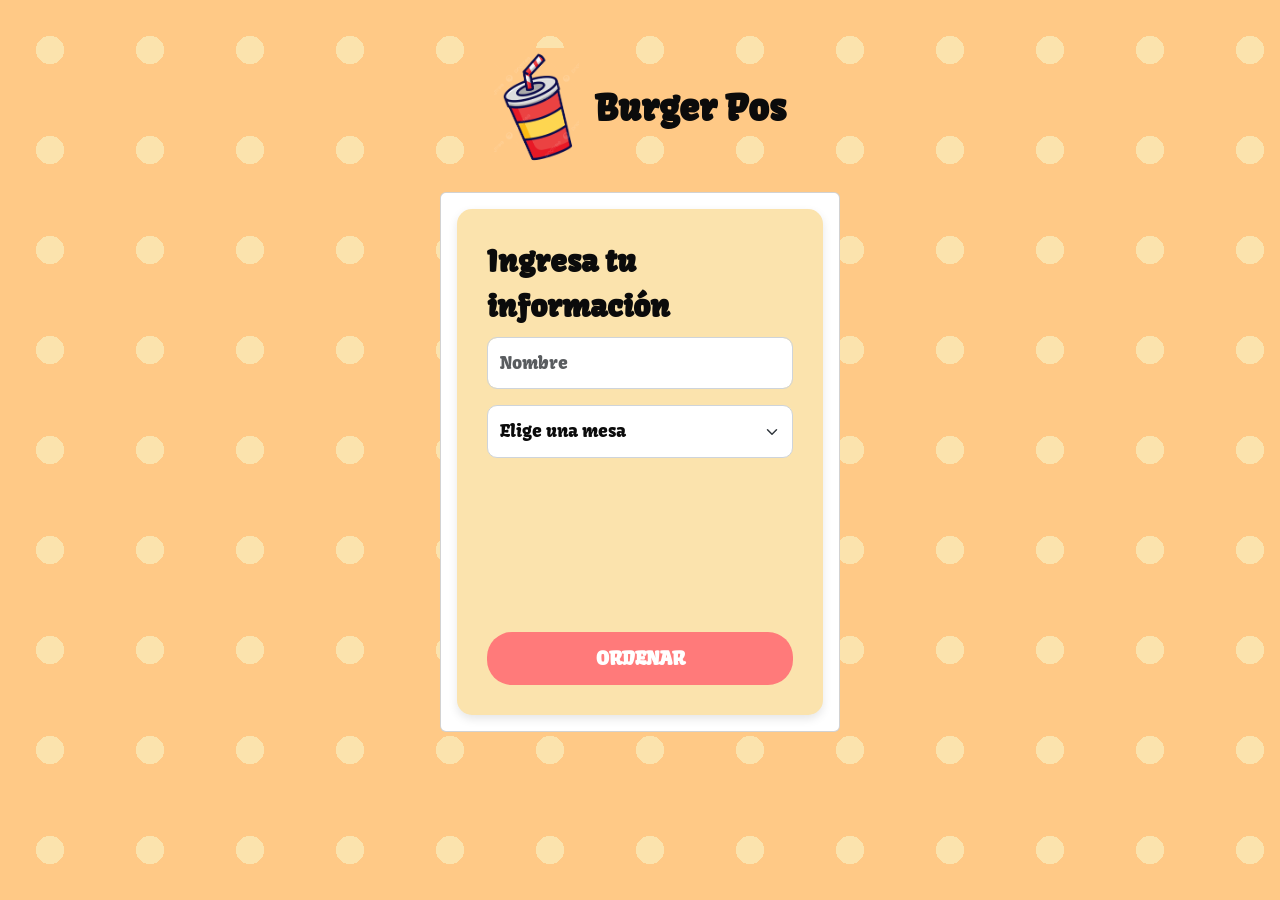
<file: index.html>
<!DOCTYPE html>
<html lang="es">
<head>
  <meta charset="UTF-8" />
  <meta name="viewport" content="width=device-width, initial-scale=1" />
  <title>Bienvenido</title>
  <link href="https://cdn.jsdelivr.net/npm/bootstrap@5.3.3/dist/css/bootstrap.min.css" rel="stylesheet" />
<link rel="stylesheet" href="src/App.css" /></head>
<body class="container py-5">

  
  <div class="d-flex align-items-center justify-content-center mb-4 titulo">
    <img src="img/logo.png" alt="Logo" class="logo-soda" />
    <h1 class="m-0">Burger Pos</h1>
  </div>

  <div class="card mx-auto" style="max-width: 400px;">
    <div class="card-body">
      <form onsubmit="return validarFormulario()">
        <div class="mb-3">
          <label for="nombre" class="form-label">Ingresa tu información</label>
          <input type="text" class="form-control" id="nombre" placeholder="Nombre">
        </div>
        <div class="mb-3">
          <select class="form-select" id="mesa">
            <option selected disabled value="">Elige una mesa</option>
            <option value="1">Mesa 1</option>
            <option value="2">Mesa 2</option>
            <option value="3">Mesa 3</option>
            <option value="4">Mesa 4</option>
          </select>
        </div>
        <div class="d-grid">
          <button type="submit" class="btn btn-primary">ORDENAR</button>
        </div>
      </form>
 </div>

  <script src="/src/assets/js/script.js"></script>
    <script src="src/assets/js/ind.js"></script>

</body>
</html>
</file>
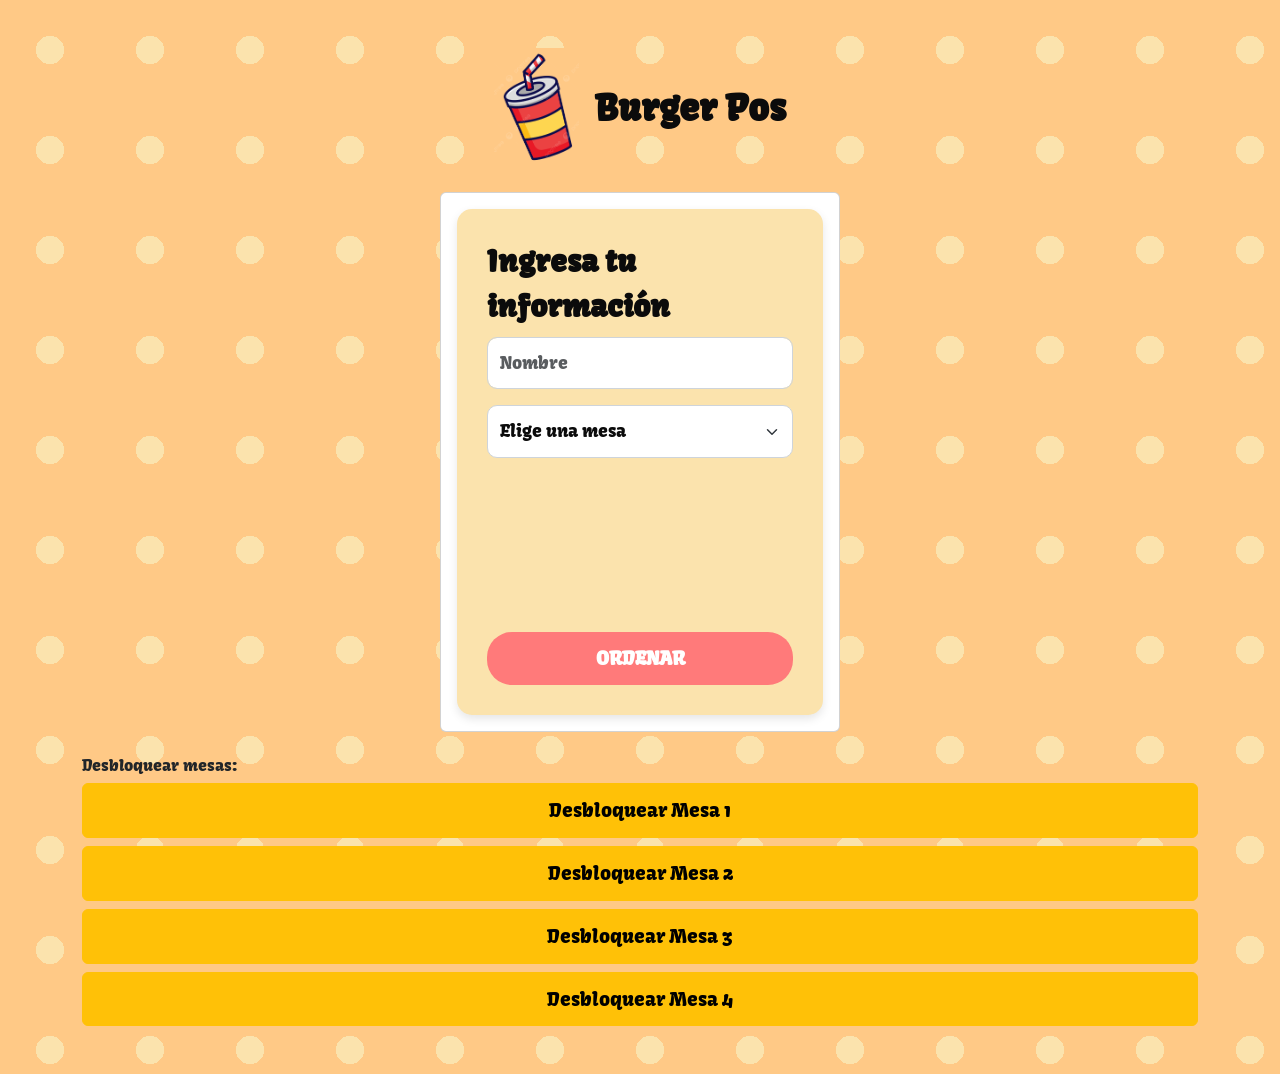
<file: h.html>
<!DOCTYPE html>
<html lang="es">
<head>
  <meta charset="UTF-8" />
  <meta name="viewport" content="width=device-width, initial-scale=1" />
  <title>Bienvenido</title>
  <link href="https://cdn.jsdelivr.net/npm/bootstrap@5.3.3/dist/css/bootstrap.min.css" rel="stylesheet" />
  <link rel="stylesheet" href="src/App.css" />
</head>
<body class="container py-5">
<div class="d-flex align-items-center justify-content-center mb-4 titulo">
  <img src="img/logo.png" alt="Logo" class="logo-soda" />
  <h1 class="m-0">Burger Pos</h1>
</div>

  <div class="card mx-auto" style="max-width: 400px;">
    <div class="card-body">
      <form onsubmit="return validarFormulario()">
        <div class="mb-3">
          <label for="nombre" class="form-label">Ingresa tu información</label>
          <input type="text" class="form-control" id="nombre" placeholder="Nombre">
        </div>
        <div class="mb-3">
          <select class="form-select" id="mesa">
            <option selected disabled value="">Elige una mesa</option>
            <option value="1">Mesa 1</option>
            <option value="2">Mesa 2</option>
            <option value="3">Mesa 3</option>
            <option value="4">Mesa 4</option>
          </select>
        </div>
        <div class="d-grid">
          <button type="submit" class="btn btn-primary">ORDENAR</button>
        </div>
      </form>
    </div>
  </div>

      <script>
    function validarFormulario() {
      const nombre = document.getElementById("nombre").value.trim();
      const mesa = document.getElementById("mesa").value;
      if (!nombre) { alert("Por favor, ingresa tu nombre."); return false; }
      if (!mesa) { alert("Por favor, selecciona una mesa."); return false; }
      localStorage.setItem("usuario", nombre);
      localStorage.setItem("mesa", mesa);
      window.location.href = "menu.html";
      return false;
    }
  </script>

        <!-- Botones para liberar mesas individualmente -->
      <div class="mt-4">
        <h6>Desbloquear mesas:</h6>
        <div class="d-grid gap-2">
          <button class="btn btn-warning" onclick="liberarMesa('1')">Desbloquear Mesa 1</button>
          <button class="btn btn-warning" onclick="liberarMesa('2')">Desbloquear Mesa 2</button>
          <button class="btn btn-warning" onclick="liberarMesa('3')">Desbloquear Mesa 3</button>
          <button class="btn btn-warning" onclick="liberarMesa('4')">Desbloquear Mesa 4</button>
        </div>
      </div>
  </body>
</html>
</file>
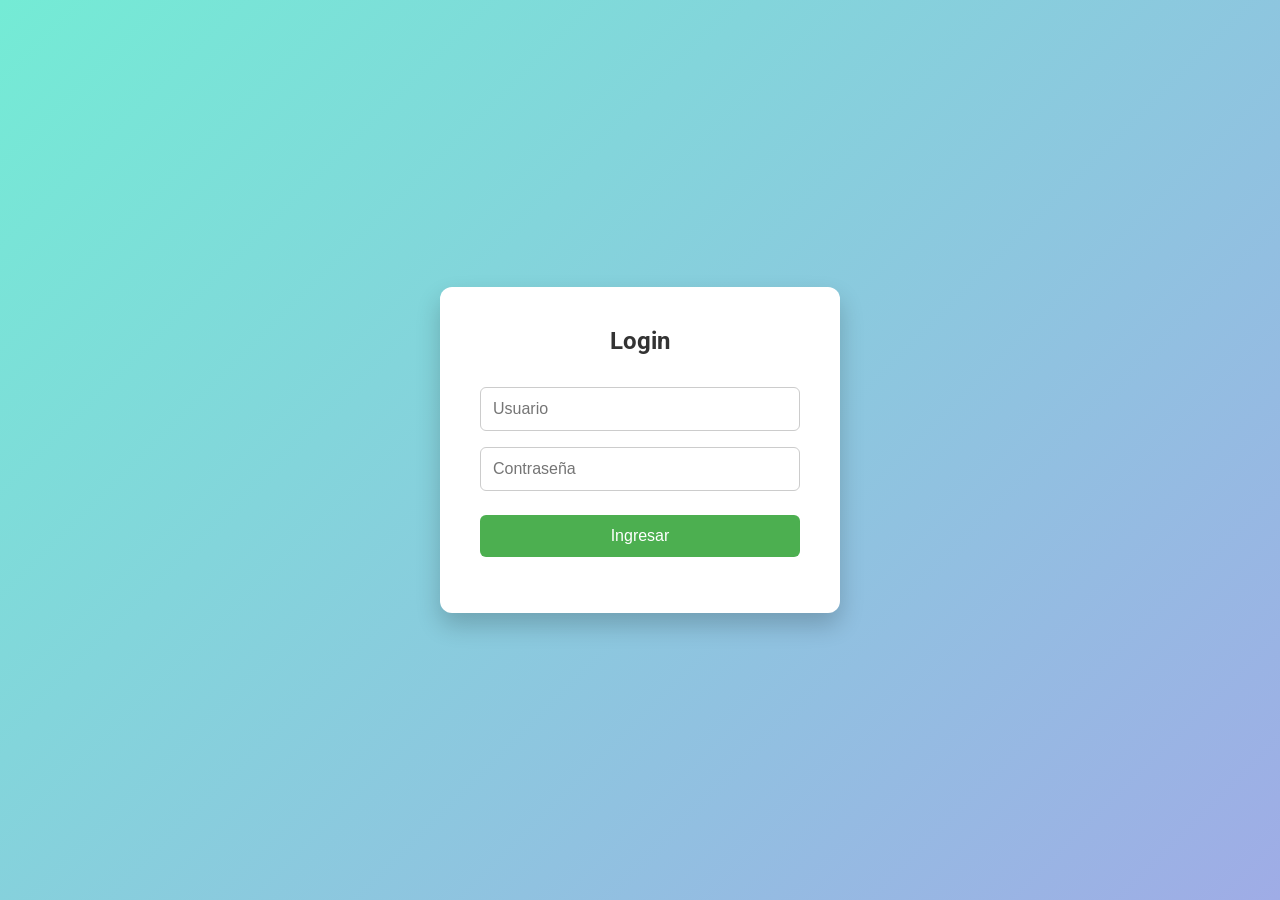
<file: login.html>
<!DOCTYPE html>
<html lang="es">
<head>
  <meta charset="UTF-8">
  <title>Login Mesero</title>
  <link href="https://fonts.googleapis.com/css2?family=Roboto:wght@400;700&display=swap" rel="stylesheet">
<link rel="stylesheet" href="src/css/login.css" /></head>

</head>
<body>
  <div class="login-container">
    <h2>Login</h2>
    <input type="text" id="usuario" placeholder="Usuario" required>
    <input type="password" id="contrasena" placeholder="Contraseña" required>
    <button onclick="iniciarSesion()">Ingresar</button>
    <p id="mensajeError" class="error"></p>
  </div>

  <script src="src/assets/js/login.js"></script>

</body>
</html>
</file>
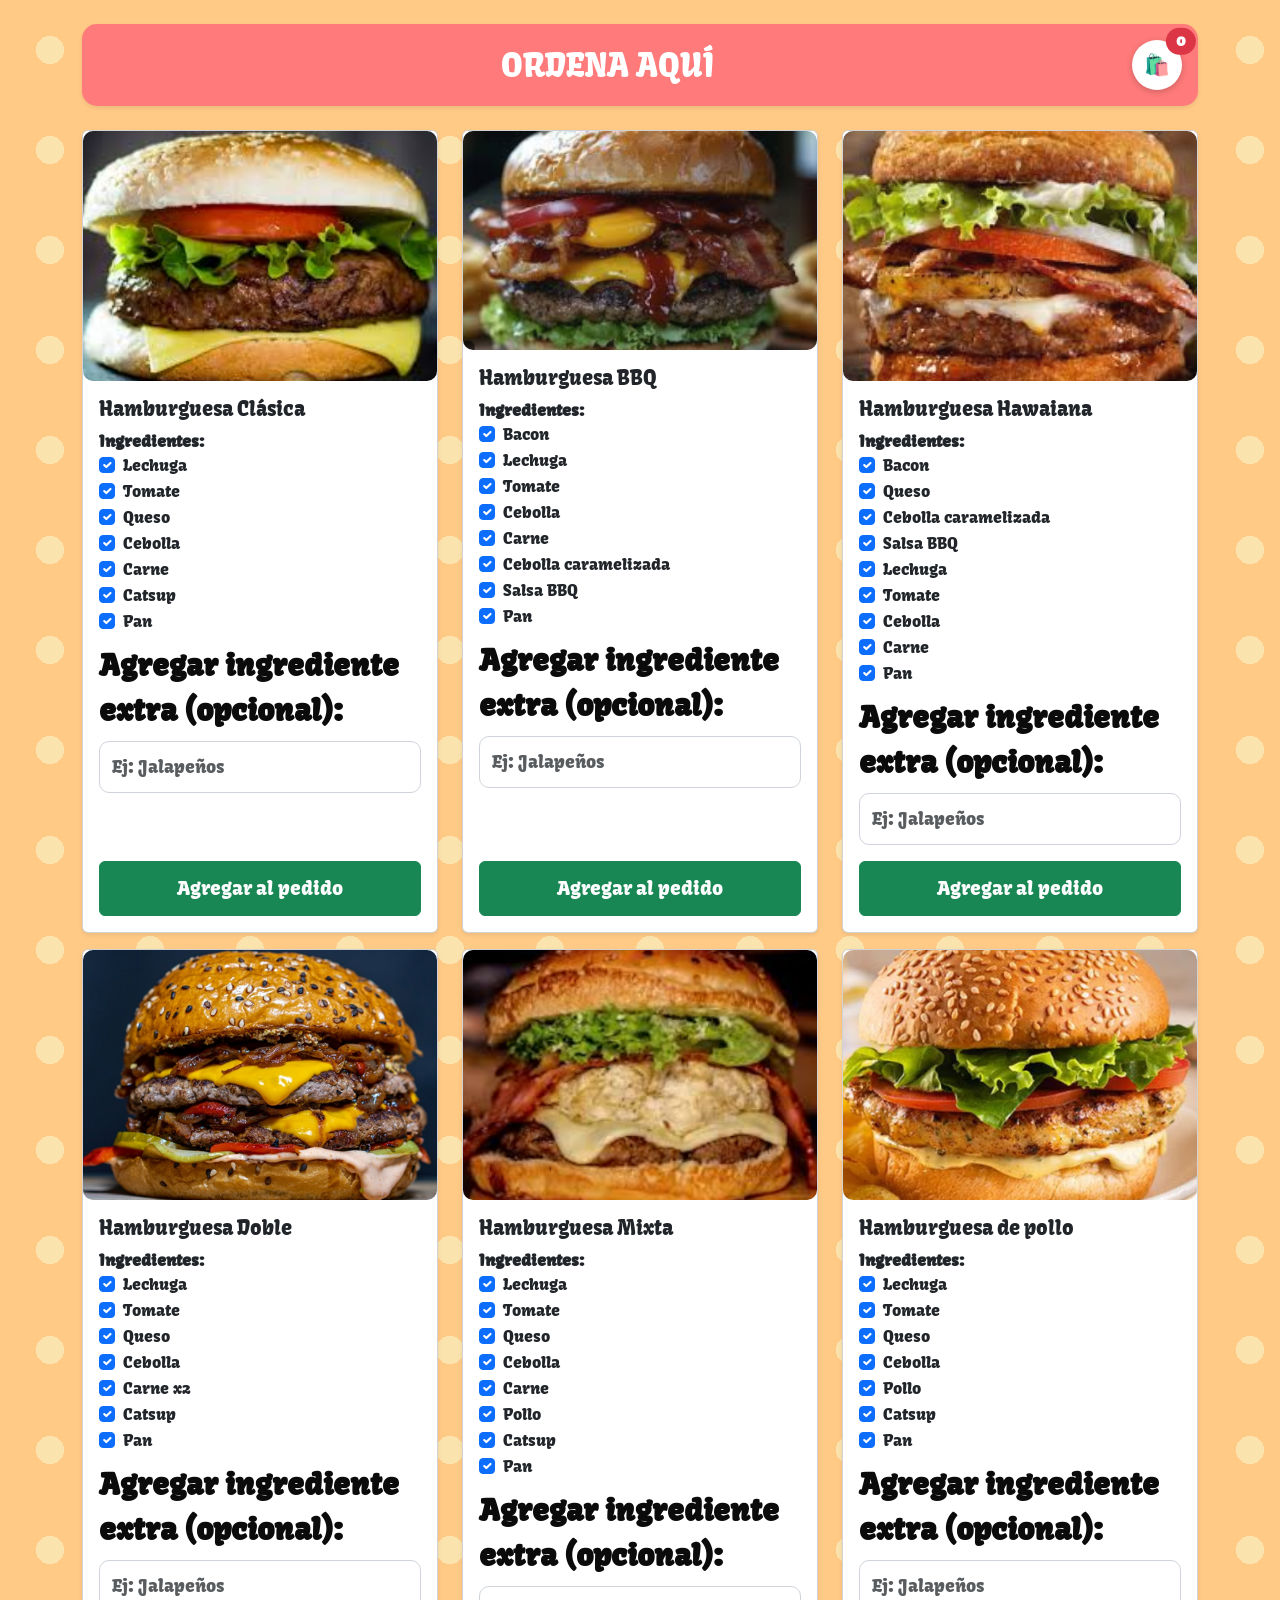
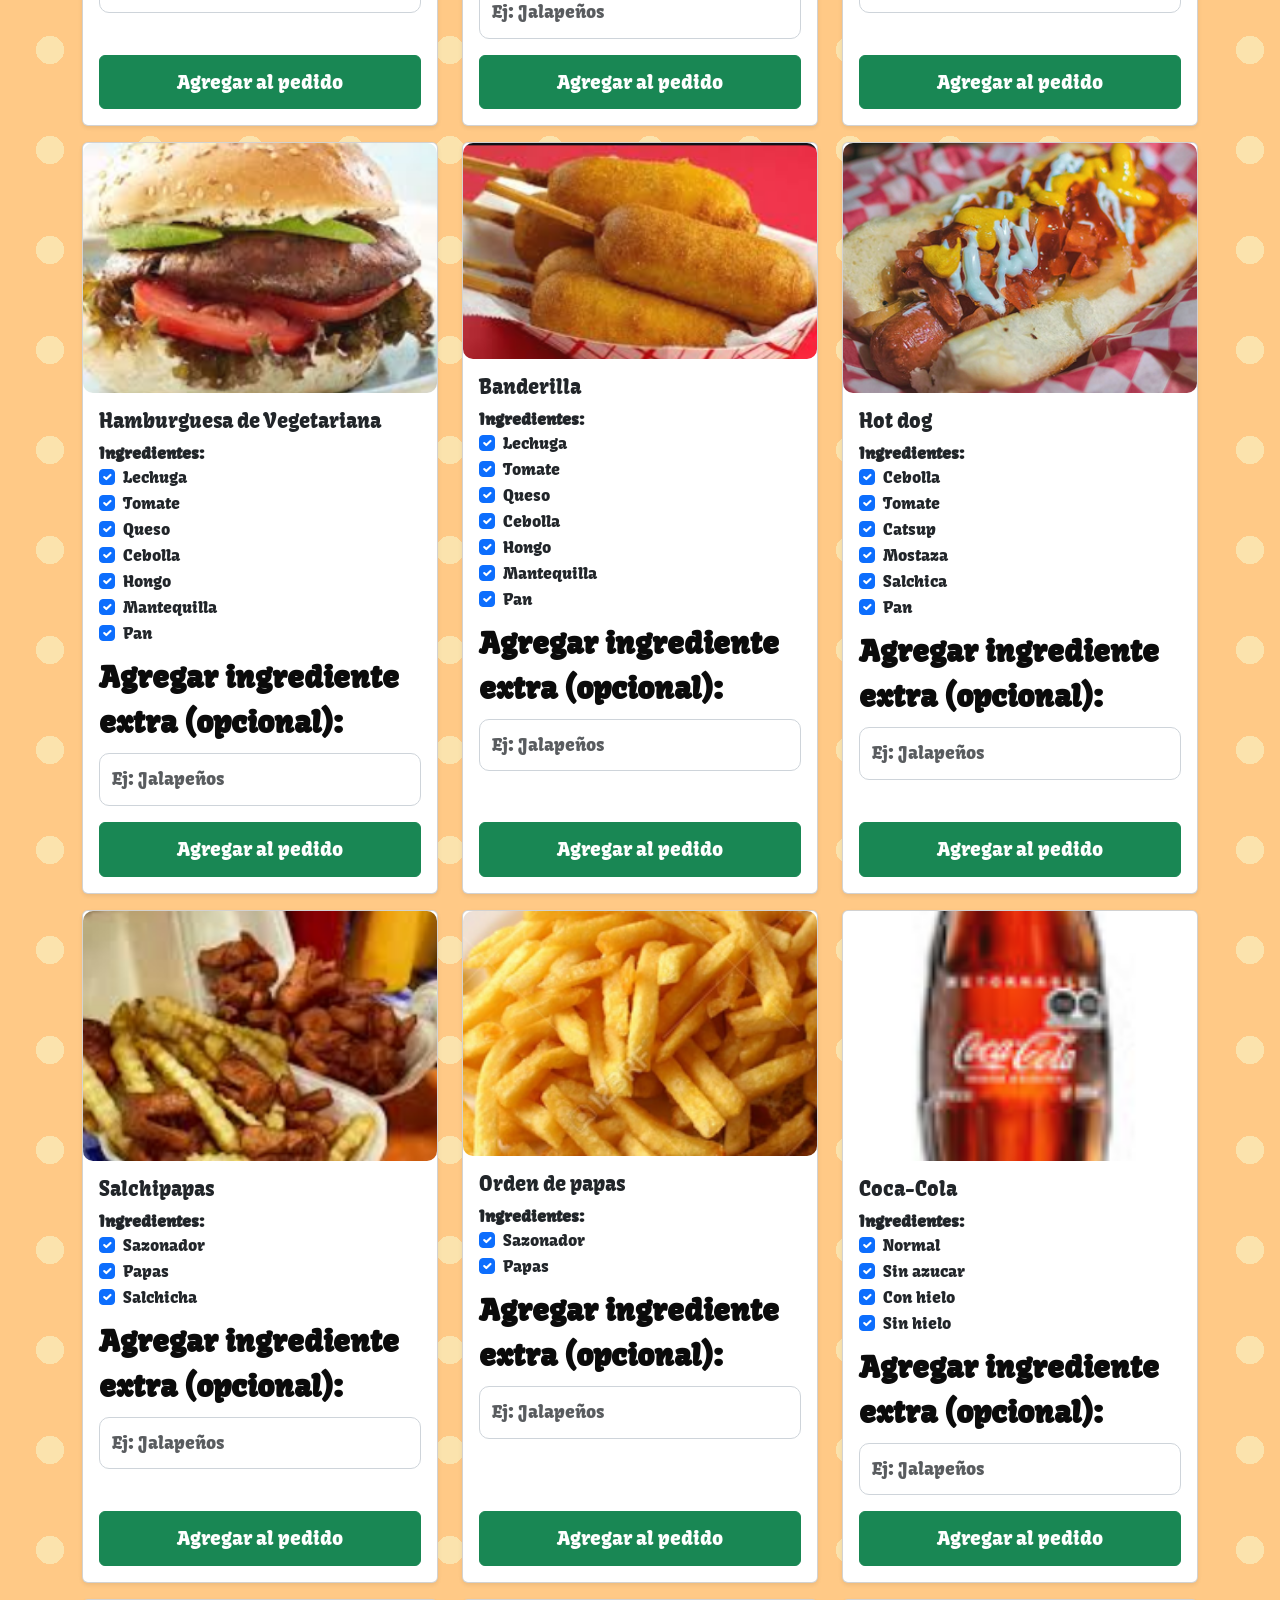
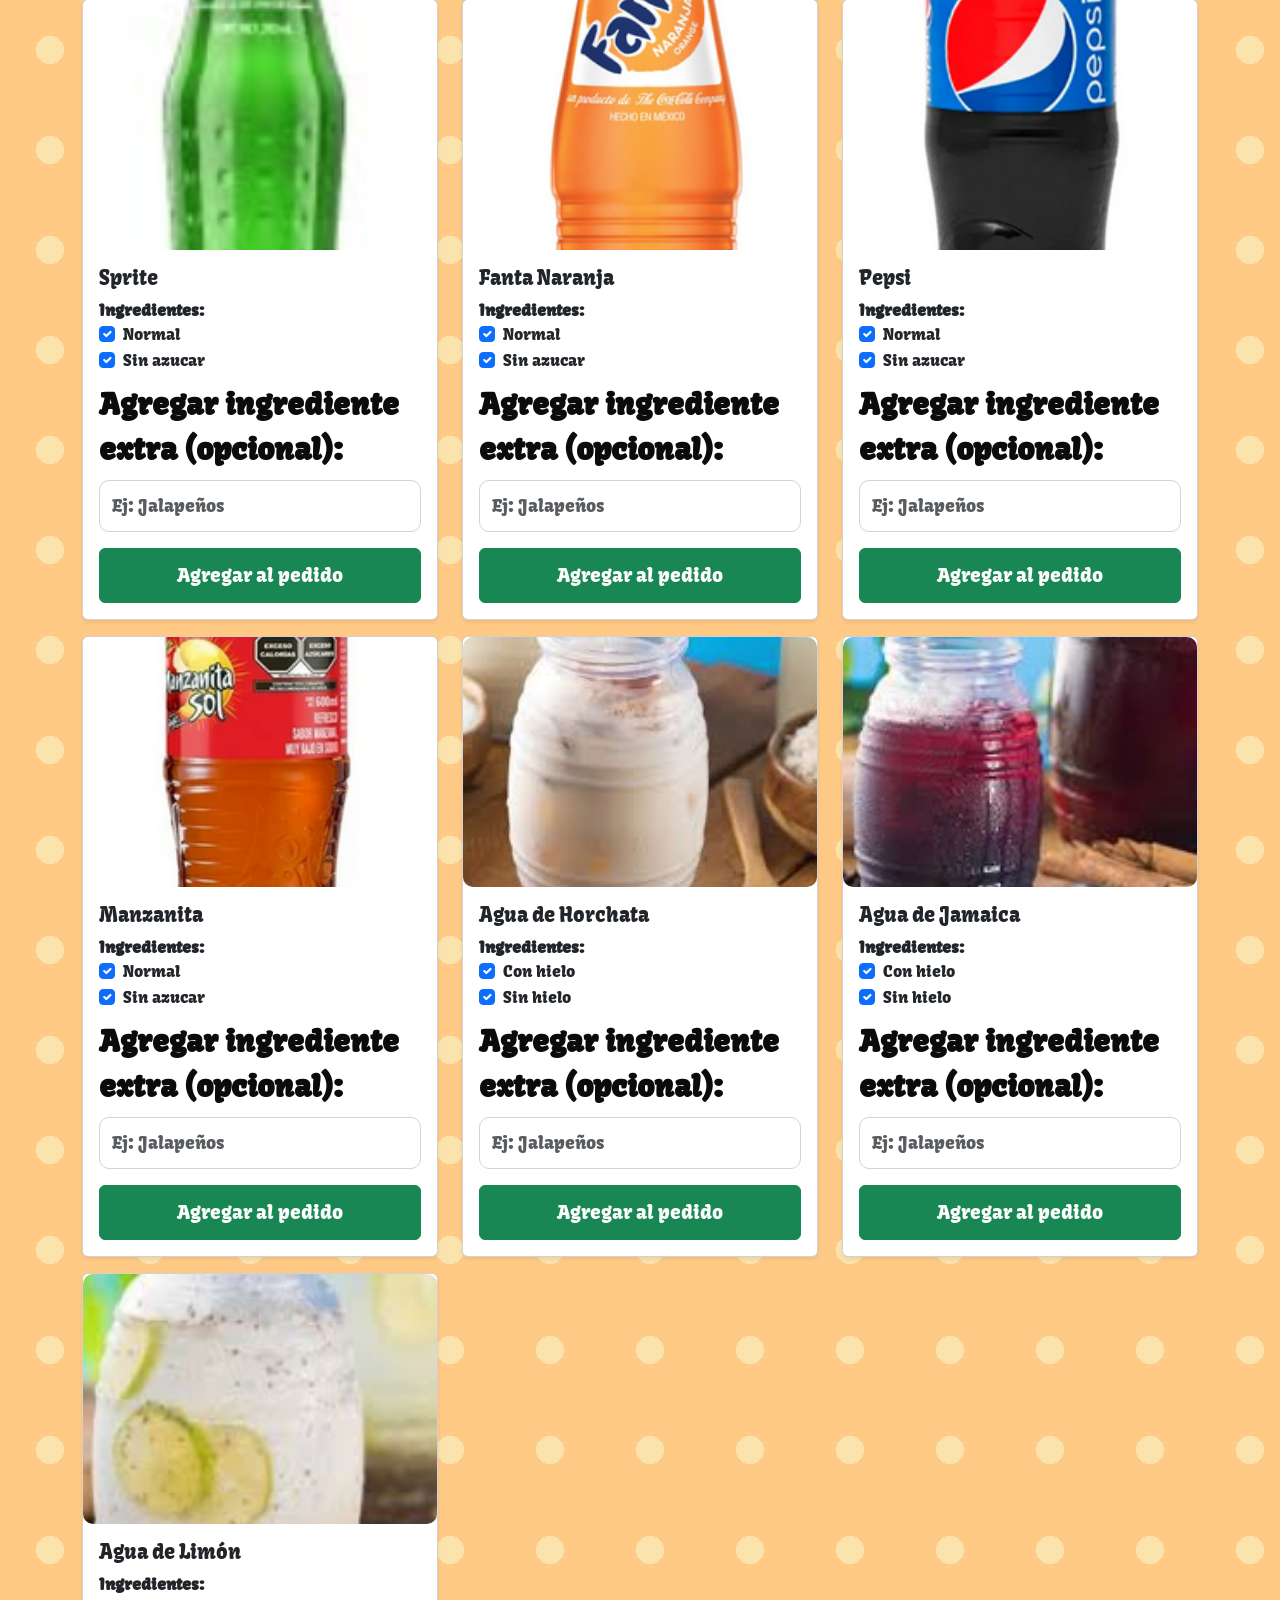
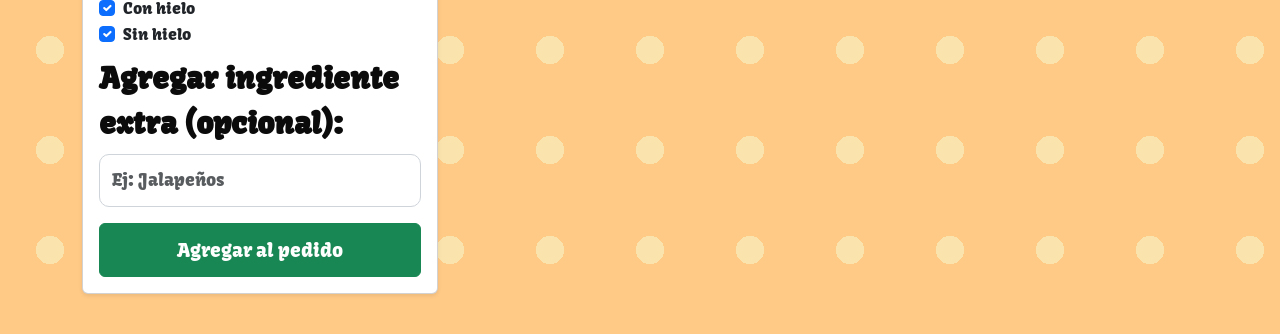
<file: menu.html>
<!DOCTYPE html>
<html lang="es">
<head>
  <meta charset="UTF-8" />
  <meta name="viewport" content="width=device-width, initial-scale=1" />
  <title>Menú</title>
  <link href="https://cdn.jsdelivr.net/npm/bootstrap@5.3.3/dist/css/bootstrap.min.css" rel="stylesheet" />
  <link rel="stylesheet" href="src/App.css" />

</head>
<body class="container py-4">
    


  <nav class="navbar custom-navbar mb-4 p-3 shadow-sm d-flex align-items-center">
  <h2 class="navbar-title mb-0 mx-auto">ORDENA AQUÍ</h2>
  <div id="saludoUsuario" class="navbar-text ms-auto"></div>
  <button class="btn position-relative ms-3" data-bs-toggle="modal" data-bs-target="#modalOrden">
    🛍️
    <span id="contadorOrden" class="badge bg-danger rounded-pill position-absolute top-0 start-100 translate-middle">0</span>
  </button>
</nav>
  <div id="contenedor-productos" class="row"></div>

  <!-- Modal de Orden -->
  <div class="modal fade" id="modalOrden" tabindex="-1" aria-labelledby="modalOrdenLabel" aria-hidden="true">
    <div class="modal-dialog modal-md modal-dialog-centered">
      <div class="modal-content">
        <div class="modal-header">
          <h5 class="modal-title" id="modalOrdenLabel">Tu Pedido</h5>
          <button type="button" class="btn-close" data-bs-dismiss="modal" aria-label="Cerrar"></button>
        </div>
        <div class="modal-body">
          <ul id="detalleOrden" class="list-group mb-3"></ul>
          <p id="mensajeVacio" class="text-center text-muted">No hay productos en tu pedido.</p>
        </div>
        <div class="modal-footer">
          <button type="button" class="btn btn-secondary" data-bs-dismiss="modal">Cerrar</button>
          <button id="btnEnviarMesero" type="button" class="btn btn-primary">Enviar al mesero</button>
        </div>
      </div>
    </div>
  </div>




  <!-- Modal de Edición -->
  <div class="modal fade" id="modalEditar" tabindex="-1" aria-labelledby="modalEditarLabel" aria-hidden="true">
    <div class="modal-dialog modal-md modal-dialog-centered">
      <div class="modal-content">
        <div class="modal-body" id="modalEditarContenido">
          <!-- Aquí se cargará el contenido dinámicamente desde editarProducto(index) -->
        </div>
      </div>
    </div>
  </div>

  <!-- Bootstrap JS y Script principal -->
  <script src="https://cdn.jsdelivr.net/npm/bootstrap@5.3.3/dist/js/bootstrap.bundle.min.js"></script>
  <script src="src/assets/js/script.js"></script>
    <script src="src/assets/js/admin.js"></script>
</body>
</html>
</file>
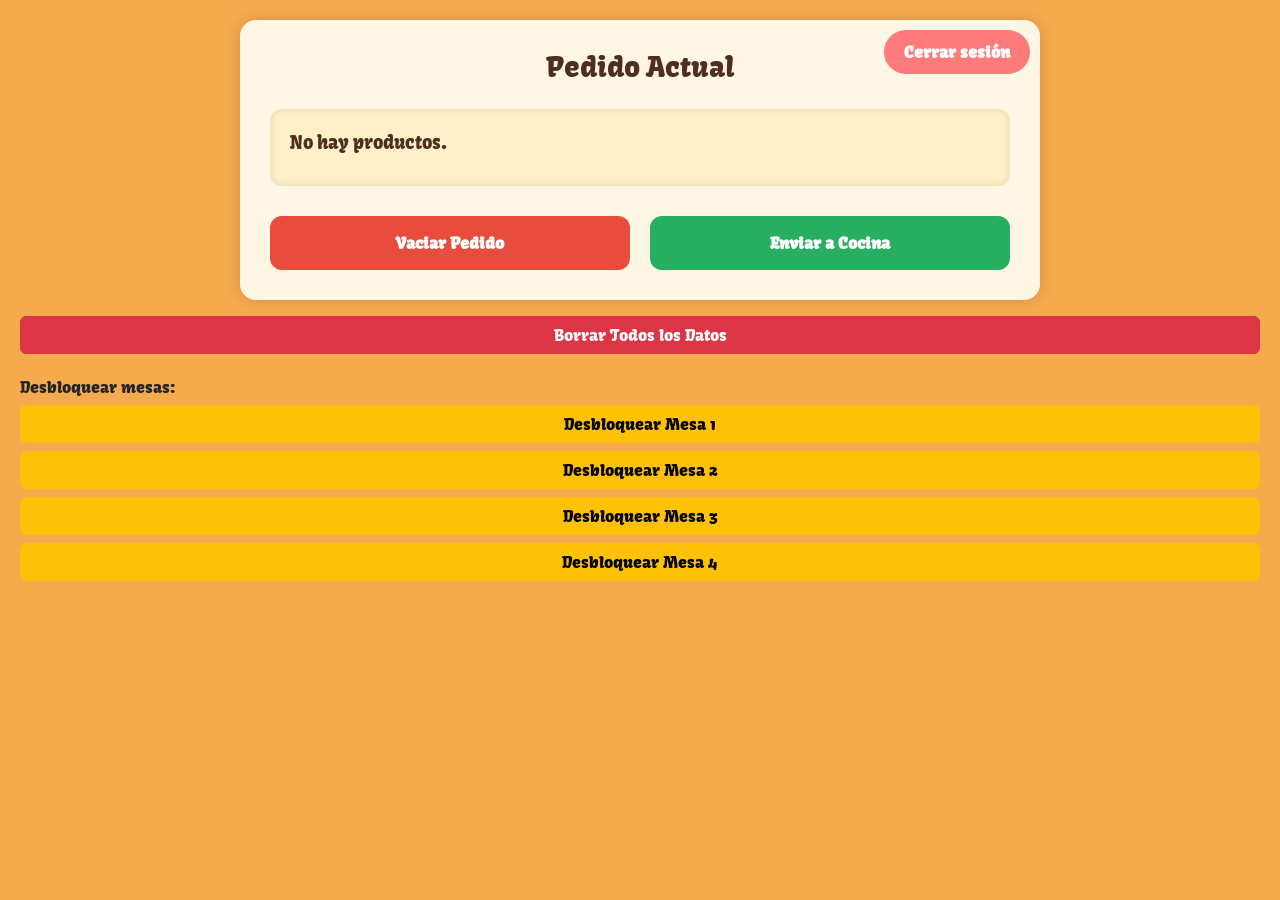
<file: mesero.html>
<!DOCTYPE html>
<html lang="es">
<head>
  <meta charset="UTF-8" />
  <meta name="viewport" content="width=device-width, initial-scale=1.0"/>
  <title>Mesero</title>

  <!-- Google Fonts -->
  <link rel="preconnect" href="https://fonts.googleapis.com">
  <link rel="preconnect" href="https://fonts.gstatic.com" crossorigin>
  <link href="https://fonts.googleapis.com/css2?family=Kavoon&display=swap" rel="stylesheet">

  <!-- Bootstrap CSS -->
  <link href="https://cdn.jsdelivr.net/npm/bootstrap@5.3.2/dist/css/bootstrap.min.css" rel="stylesheet">

  <!-- Tu CSS -->
  <link rel="stylesheet" href="src/css/mesero.css" />


</head>
<body>
  <div class="container">
    <h3>Pedido Actual</h3>
    <button class="btn-cerrar-sesion" onclick="cerrarSesion()">Cerrar sesión</button>
    <div id="pedidoMesero">
      <!-- Aquí se mostrará el pedido dinámicamente -->
      <p>No hay productos.</p>
    </div>

    <div class="botones">
      <button class="vaciar" onclick="vaciarPedido()">Vaciar Pedido</button>
      <button class="enviar" onclick="enviarACocina()">Enviar a Cocina</button>
    </div>
  </div>

  <!-- Modal de Edición -->
<!-- Modal para editar el pedido -->
<!-- Modal de Edición -->
<div class="modal fade" id="modalEditar" tabindex="-1" aria-labelledby="modalEditarLabel" aria-hidden="true">
  <div class="modal-dialog">
    <div class="modal-content">
      <div class="modal-header">
        <h5 class="modal-title" id="modalEditarLabel">Editar Producto</h5>
        <button type="button" class="btn-close" data-bs-dismiss="modal" aria-label="Close"></button>
      </div>
      <div class="modal-body" id="modalEditarContenido">
        <!-- El contenido se carga dinámicamente aquí -->
      </div>
      <div class="modal-footer">
        <button type="button" class="btn btn-secondary" data-bs-dismiss="modal">Cerrar</button>

      </div>
    </div>
  </div>
</div>

     

  <!-- Bootstrap JS Bundle -->
  <script src="https://cdn.jsdelivr.net/npm/bootstrap@5.3.2/dist/js/bootstrap.bundle.min.js"></script>

  <!-- Tu JS -->
  <script src="src/assets/js/log.js" defer></script>
      <script src="src/assets/js/ind.js"></script>
 <!-- Botón para borrar todos los datos -->
      <div class="mt-3 d-grid">
        <button type="button" class="btn btn-danger" onclick="borrarLocalStorage()">Borrar Todos los Datos</button>
      </div>
    
 
      <!-- Botones para liberar mesas individualmente -->
      <div class="mt-4">
        <h6>Desbloquear mesas:</h6>
        <div class="d-grid gap-2">
          <button class="btn btn-warning" onclick="liberarMesa('1')">Desbloquear Mesa 1</button>
          <button class="btn btn-warning" onclick="liberarMesa('2')">Desbloquear Mesa 2</button>
          <button class="btn btn-warning" onclick="liberarMesa('3')">Desbloquear Mesa 3</button>
          <button class="btn btn-warning" onclick="liberarMesa('4')">Desbloquear Mesa 4</button>
        </div>
      </div>

</body>
</html>
</file>
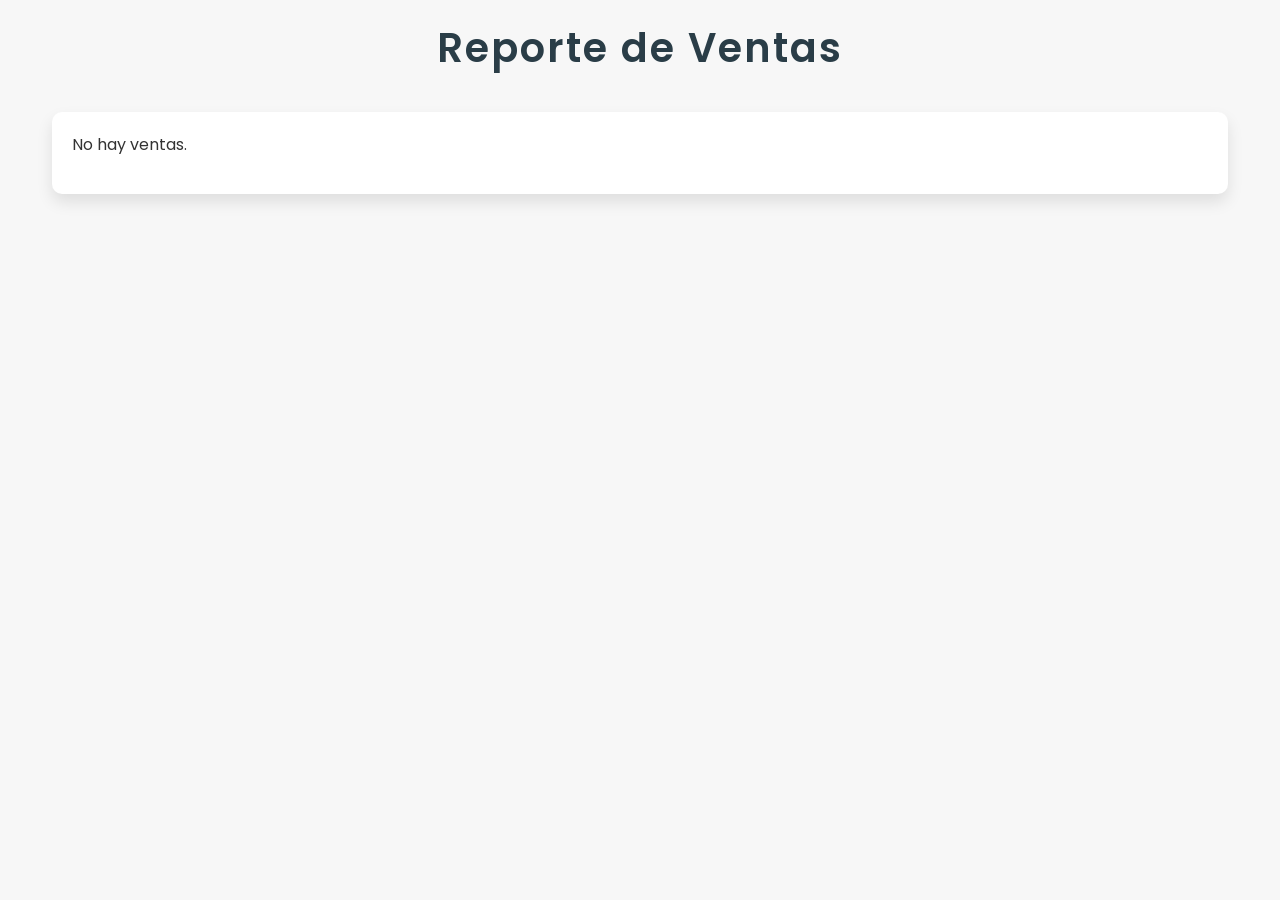
<file: reportes.html>
<!DOCTYPE html>
<html lang="es">
<head>
  <meta charset="UTF-8" />
  <meta name="viewport" content="width=device-width, initial-scale=1" />
  <title>Reportes de Ventas</title>
  <link href="https://cdn.jsdelivr.net/npm/bootstrap@5.3.3/dist/css/bootstrap.min.css" rel="stylesheet" />
  <link href="https://fonts.googleapis.com/css2?family=Poppins:wght@400;600&display=swap" rel="stylesheet">
  <link rel="stylesheet" href="src/css/reportes.css" />

</head>
<body>

  <div class="container py-4">
    <h2>Reporte de Ventas</h2>
    <div id="reportes">
      <!-- Aquí se inyectarán los datos de los reportes -->
    </div>
  </div>

  <script src="src/assets/js/log.js"></script></body>
</html>
</file>
<file: src/App.css>
/* Importar fuente Kavoon */
@import url('https://fonts.googleapis.com/css2?family=Kavoon&display=swap');

/* Estilo general 
body {
  font-family: 'Kavoon', cursive;
  background-color: #FFC986;
  color: #FFFFFF;
  padding-top: 20px;
}*/
body {
  font-family: 'Kavoon', cursive;
  background: radial-gradient(circle, #FBE3AD 20%, #FFC986 20%) repeat;
  background-size: 100px 100px; /* Tamaño de los círculos */
  height: 30 vh;
  margin: 0;
}
.card-img-top {
  width: 100%;
  height: 250px; /* o 300px si quieres más altura */
  object-fit: cover;
  object-position: center;
  display: block;
  border-radius: 10px; /* opcional para suavizar bordes */
}


/* Título con imagen */
.titulo img {
  border-radius: 10px;
}
  .titulo {
    gap: 1rem;
  }

  .logo-soda {
    height: 120px;
    object-fit: contain;
    border-radius: 10px;

  }

  .titulo h1 {
    font-size: 36px;
    font-weight: bold;
  }

h1 {
  font-family: 'Kavoon', cursive;
  font-size: 36px;
  color: #0B0B0B;
}

/* Contenedor del formulario */
form {
  background-color: #FBE3AD;
  padding: 30px;
  border-radius: 15px;
  box-shadow: 0 4px 10px rgba(0, 0, 0, 0.1);
  color: #0B0B0B;
}

/* Etiquetas del formulario */
.form-label {
  font-weight: bold;
  color: #0B0B0B;
  font-size: 30px;
}

/* Inputs y select */
.form-control,
.form-select {
  border-radius: 10px;
  border: 1px solid #ced4da;
  transition: all 0.3s ease;
  color: #0B0B0B;
  font-family: 'Kavoon', cursive;
}

.form-control:focus,
.form-select:focus {
  border-color: #FF7A7A;
  box-shadow: 0 0 5px rgba(255, 122, 122, 0.5);
}

/* Botón */
.btn-primary {
  background-color: #FF7A7A;
  border: none;
  color: #FFFFFF;
  font-weight: bold;
  border-radius: 25px;
  transition: all 0.3s ease;
  font-family: 'Kavoon', cursive;
}

.btn-primary:hover {
  background-color: #e96565;
}

/* Responsive */
@media (max-width: 768px) {
  form {
    padding: 20px;
  }

  h1 {
    font-size: 2rem;
  }
    .modal-dialog {
    max-width: 90%; /* El modal ocupará el 90% en pantallas más pequeñas */
  }
}

/* ---------------------------------------------------------------------MENU */

/* Estilo general del modal */
/* Modal */
.modal-content {
  background-color: #FBE3AD; /* Fondo del modal */
  border-radius: 1.5rem;
  box-shadow: 0 10px 25px rgba(0, 0, 0, 0.2);
  font-family: 'Kavoon', cursive; /* Fuente Kavoon */
  color: #FFFFFF; /* Texto blanco */
}

/* Título del modal */
.modal-title {
  font-size: 2rem;
  font-weight: bold;
  color: #FF7A7A; /* Color del título */
  text-align: center; /* Centrado del título */
}

/* Cuerpo del modal */
.modal-body {
  font-size: 1.2rem;
  color: #0B0B0B; /* Color del texto */
  text-align: center; /* Centrado del contenido */
}

/* Botón de cierre */
.modal-header .btn-close {
  filter: brightness(0) saturate(100%) invert(30%) sepia(10%) saturate(300%) hue-rotate(10deg);
}

/* Lista de pedido */
#detalleOrden li {
  background-color: #fff4e6;
  border: none;
  border-bottom: 1px dashed #d4a373;
  padding: 0.75rem 1rem;
  color: #5a3e2b;
}

/* Mensaje vacío */
#mensajeVacio {
  font-style: italic;
  color: #a58c74;
}

/* Footer del modal */
.modal-footer {
  border-top: none;
}

/* Botones del modal */
.modal-footer .btn {
  border-radius: 1rem;
  padding: 0.5rem 1.5rem;
  font-weight: bold;
}

.modal-footer .btn-outline-secondary {
  background-color: #fff4e6;
  color: #5a3e2b;
  border: 1px solid #d4a373;
}

.modal-footer .btn-success {
  background-color: #d4a373;
  border-color: #b98b58;
  color: white;
}


   .card {
      height: 60vh;
      max-width: 400px;
    }

    .card-body {
      height: 100%;
      display: flex;
      flex-direction: column;
      justify-content: center; /* centra verticalmente */
    }

    form {
      flex-grow: 3;
      display: flex;
      flex-direction: column;
      justify-content: center; /* centra contenido del formulario */
    }

    .d-grid {
      margin-top: auto; /* Asegura que el botón quede al final */
    }

        .form-control,
    .form-select {
      font-size: 1.1rem;
      padding: 0.75rem;
    }

    .btn {
      font-size: 1.2rem;
      padding: 0.75rem;
    }


    /* Estilo personalizado para la navbar */
.custom-navbar {
  background-color: #FF7A7A;
  color: white;
  border-radius: 15px;
  position: relative;
}

/* Título centrado */
.navbar-title {
  font-size: 2rem;
  color: white;
  font-family: 'Kavoon', cursive;
  text-align: center;
  flex: 1;
  margin: 0 auto;
  white-space: nowrap; /* evita que se corte en dos líneas */
}

/* Asegura que el saludo y botón se alineen al lado derecho */
#saludoUsuario {
  color: white;
  font-size: 1rem;
  font-weight: bold;
}

.navbar .btn {
  background-color: white;
  color: #FF7A7A;
  border-radius: 80%;
  width: 50px;
  height: 50px;
  font-size: 1.3rem; /* Aumenta el tamaño del texto */
  box-shadow: 0 2px 6px rgba(0, 0, 0, 0.2);
  display: flex;
  align-items: center;
  justify-content: center;
  padding: 0;
  position: relative;
}


.navbar .btn:hover {
  background-color: #f1f1f1;
}


/* Botones pequeños y del mismo tamaño */
/* Ajuste para botones más pequeños */
.btn-sm {
  font-size: 0.85rem; /* Tamaño de letra más pequeño */
  padding: 0.25rem 0.5rem; /* Menor padding para reducir el tamaño */
  min-width: 100px; /* Reducir el ancho mínimo */
  text-align: center; /* Alineación del texto en el centro */
  display: inline-flex;
  justify-content: center;
  align-items: center;
}
</file>
<file: src/css/login.css>
* {
      box-sizing: border-box;
      margin: 0;
      padding: 0;
    }

    body {
      font-family: 'Roboto', sans-serif;
      background: linear-gradient(135deg, #74ebd5 0%, #9face6 100%);
      height: 100vh;
      display: flex;
      justify-content: center;
      align-items: center;
    }

    .login-container {
      background-color: white;
      padding: 2.5rem;
      border-radius: 12px;
      box-shadow: 0 12px 24px rgba(0, 0, 0, 0.2);
      width: 100%;
      max-width: 400px;
      text-align: center;
    }

    h2 {
      margin-bottom: 1.5rem;
      color: #333;
    }

    input {
      width: 100%;
      padding: 0.75rem;
      margin: 0.5rem 0;
      border: 1px solid #ccc;
      border-radius: 6px;
      font-size: 1rem;
      transition: border-color 0.3s;
    }

    input:focus {
      border-color: #4CAF50;
      outline: none;
    }

    button {
      width: 100%;
      padding: 0.75rem;
      background-color: #4CAF50;
      color: white;
      border: none;
      border-radius: 6px;
      font-size: 1rem;
      cursor: pointer;
      margin-top: 1rem;
      transition: background-color 0.3s;
    }

    button:hover {
      background-color: #45a049;
    }

    .error {
      color: red;
      margin-top: 1rem;
      font-size: 0.9rem;
    }
</file>
<file: src/css/mesero.css>
body {
  background-color: #f6aa4e;
  font-family: 'Kavoon', cursive;
  padding: 20px;
  margin: 0;
}

.container {
  max-width: 800px;
  margin: 0 auto;
  background-color: #fff7e6;
  padding: 30px;
  border-radius: 16px;
  box-shadow: 0 0 15px rgba(0, 0, 0, 0.15);
  position: relative;
}

h3 {
  text-align: center;
  font-size: 28px;
  margin-bottom: 25px;
  color: #4e2e1f;
}

#pedidoMesero {
  background: #fff0c9;
  padding: 20px;
  border-radius: 12px;
  box-shadow: inset 0 0 8px rgba(0,0,0,0.1);
  margin-bottom: 30px;
}

p {
  font-size: 18px;
  color: #4e2e1f;
  margin-bottom: 10px;
}

.producto {
  background-color: #fcd385;
  border: 2px dashed #c97e20;
  border-radius: 12px;
  padding: 15px;
  margin: 15px 0;
  box-shadow: 0 4px 8px rgba(0,0,0,0.05);
}

.producto p {
  margin: 6px 0;
  font-size: 16px;
}

.botones {
  display: flex;
  justify-content: space-between;
  gap: 20px;
}

.botones button {
  flex: 1;
  padding: 15px;
  border: none;
  border-radius: 12px;
  font-weight: bold;
  font-size: 16px;
  cursor: pointer;
  transition: background-color 0.3s ease;
  color: white;
}

.vaciar {
  background-color: #e74c3c;
}

.vaciar:hover {
  background-color: #c0392b;
}

.enviar {
  background-color: #27ae60;
}

.enviar:hover {
  background-color: #1e8449;
}

.btn-sm {
  padding: 6px 10px;
  font-size: 14px;
  border-radius: 6px;
  background-color: #e74c3c;
  color: white;
  border: none;
  cursor: pointer;
}

.btn-sm:hover {
  background-color: #c0392b;
}

/* Botón de cerrar sesión */
.btn-cerrar-sesion {
  background-color: #FF7A7A;
  color: #FFFFFF;
  font-weight: bold;
  font-family: 'Kavoon', cursive;
  border: none;
  border-radius: 25px;
  padding: 10px 20px;
  cursor: pointer;
  transition: background-color 0.3s ease, transform 0.3s ease;
  font-size: 1rem;
  position: absolute;
  top: 10px;
  right: 10px;
  z-index: 10;
}

.btn-cerrar-sesion:hover {
  background-color: #e96565;
  transform: scale(1.05);
}

.btn-cerrar-sesion:focus {
  outline: none;
  box-shadow: 0 0 10px rgba(255, 122, 122, 0.7);
}

.btn-cerrar-sesion:active {
  background-color: #d75656;
  transform: scale(0.98);
}
</file>
<file: src/css/reportes.css>
body {
      background-color: #f7f7f7; /* Fondo más suave */
      font-family: 'Poppins', sans-serif; /* Fuente moderna */
      color: #333; /* Texto oscuro para un buen contraste */
      line-height: 1.6;
    }

    h2 {
      text-align: center;
      font-size: 2.5rem;
      font-weight: 600;
      color: #2a3d47; /* Color suave pero profesional */
      margin-bottom: 40px;
      letter-spacing: 2px;
    }

    .container {
      padding-top: 40px;
      max-width: 1200px;
    }

    #reportes {
      background-color: #fff;
      border-radius: 10px;
      box-shadow: 0 8px 16px rgba(0, 0, 0, 0.1);
      padding: 20px;
    }

    .table {
      margin-top: 20px;
      background-color: #fff;
      border-radius: 10px; /* Bordes redondeados */
      box-shadow: 0 4px 8px rgba(0, 0, 0, 0.1);
    }

    .table thead {
      background-color: #fbe3ad;
      font-weight: 600;
      color: #4f4f4f;
    }

    .table th, .table td {
      padding: 12px;
      text-align: center;
    }

    .table th {
      font-size: 1.1rem;
    }

    .table td {
      font-size: 1rem;
      color: #555;
    }

    .table td, .table th {
      border: none;
    }

    .table tbody tr:nth-child(odd) {
      background-color: #f9f9f9; /* Fila alterna para mejor legibilidad */
    }

    .table td button {
      padding: 8px 16px;
      border-radius: 25px;
      font-weight: 600;
      cursor: pointer;
      font-size: 14px;
      border: none;
      background-color: #5cb85c;
      color: white;
      transition: background-color 0.3s ease, transform 0.2s ease;
    }

    .table td button:hover {
      background-color: #449d44;
      transform: scale(1.05); /* Efecto de agrandado al pasar el ratón */
    }
</file>
